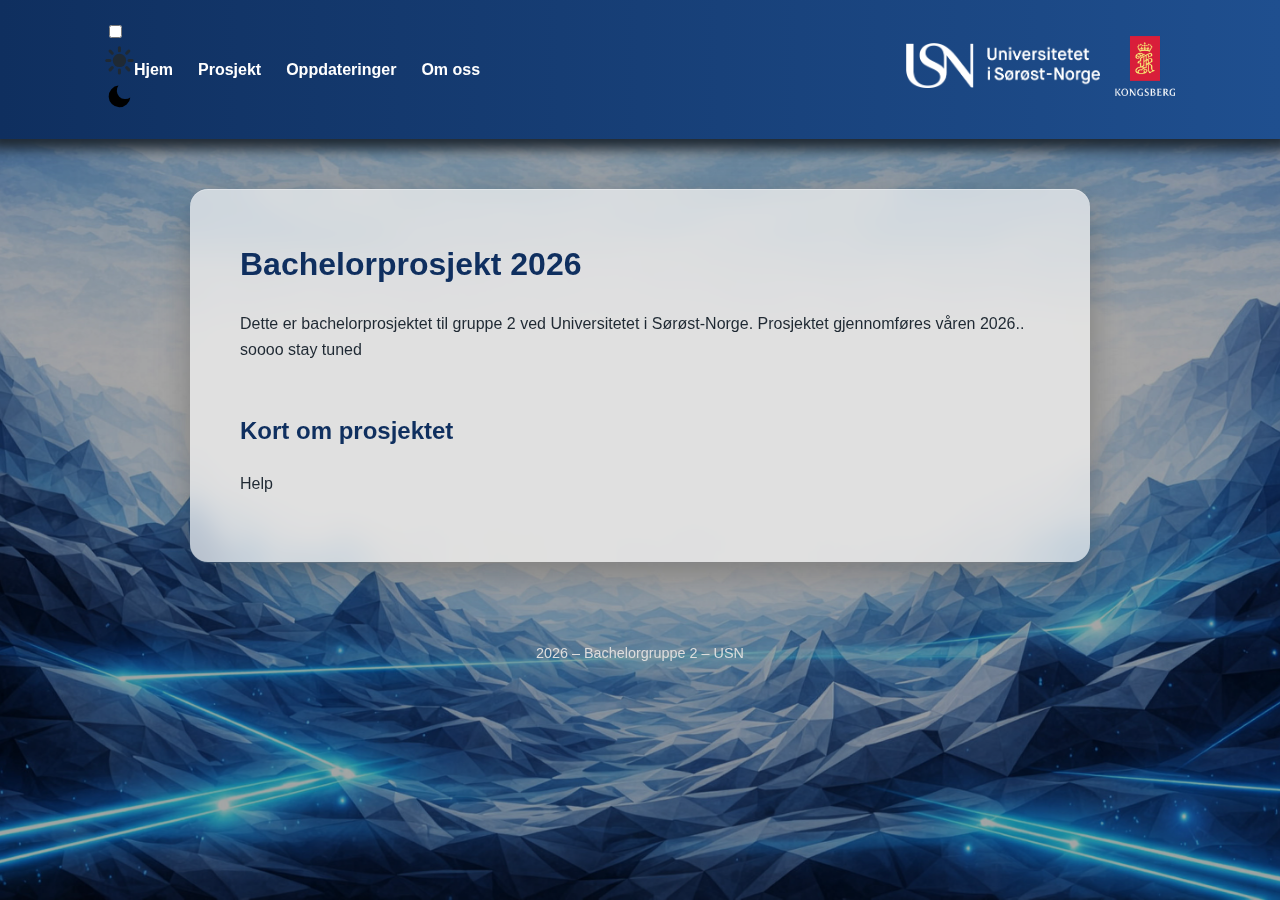
<file: index.html>
<!DOCTYPE html>
<html lang="no">

<head>
    <meta charset="UTF-8">
    <title>Bachelorprosjekt – Gruppe 2</title>
    <script>
        (function () {
            const theme = localStorage.getItem("theme");
            if (theme === "dark") {
                document.documentElement.classList.add("dark");
            }
        })();
    </script>

    <link rel="stylesheet" href="css/style.css">
    <script src="js/theme.js" defer></script>
</head>

<body>
    <header>
        <div class="navbar">
            <div class="nav-left">

                <!-- THEME TOGGLE -->
                <label for="themeToggle" class="theme-toggle">
                    <input type="checkbox" id="themeToggle">
                    <span class="toggle-track">
                        <span class="toggle-thumb">

                            <!-- SUN -->
                            <svg class="thumb-icon sun" viewBox="0 0 24 24" aria-hidden="true">
                                <!-- Sun core -->
                                <circle cx="12" cy="12" r="5.5" fill="currentColor" />

                                <!-- Rays -->
                                <g stroke="currentColor" stroke-width="2.5" stroke-linecap="round">
                                    <line x1="12" y1="1.5" x2="12" y2="4" />
                                    <line x1="12" y1="20" x2="12" y2="22.5" />
                                    <line x1="4.2" y1="4.2" x2="6" y2="6" />
                                    <line x1="18" y1="18" x2="19.8" y2="19.8" />
                                    <line x1="1.5" y1="12" x2="4" y2="12" />
                                    <line x1="20" y1="12" x2="22.5" y2="12" />
                                    <line x1="4.2" y1="19.8" x2="6" y2="18" />
                                    <line x1="18" y1="6" x2="19.8" y2="4.2" />
                                </g>
                            </svg>


                            <!-- MOON -->
                            <svg class="thumb-icon moon" viewBox="0 0 24 24" aria-hidden="true">
                                <path d="M21 12.8A9 9 0 1 1 11.2 3
                                     a7 7 0 0 0 9.8 9.8z" />
                            </svg>

                        </span>
                    </span>
                </label>

                <!-- Navigation -->
                <a href="index.html">Hjem</a>
                <a href="project.html">Prosjekt</a>
                <a href="updates.html">Oppdateringer</a>
                <a href="about.html">Om oss</a>
            </div>

            <!-- RIGHT: logos -->
            <div class="nav-right">
                <a href="https://www.usn.no" target="_blank" rel="noopener">
                    <img src="images/USN-logo_hvit.png" alt="Universitetet i Sørøst-Norge" class="logo usn-logo">
                </a>

                <a href="https://www.kongsberg.com" target="_blank" rel="noopener">
                    <img src="images/kongsberg_logo_white_text.png" alt="Kongsberg Defence & Aerospace"
                        class="logo kda-logo">
                </a>
            </div>

        </div>
    </header>


    <main>
        <h1>Bachelorprosjekt 2026</h1>

        <p>
            Dette er bachelorprosjektet til gruppe 2 ved Universitetet i Sørøst-Norge.
            Prosjektet gjennomføres våren 2026.. soooo stay tuned
        </p>

        <h2>Kort om prosjektet</h2>
        <p>
            Help
        </p>

    </main>

    <footer>
        2026 – Bachelorgruppe 2 – USN
    </footer>

</body>

</html>
</file>
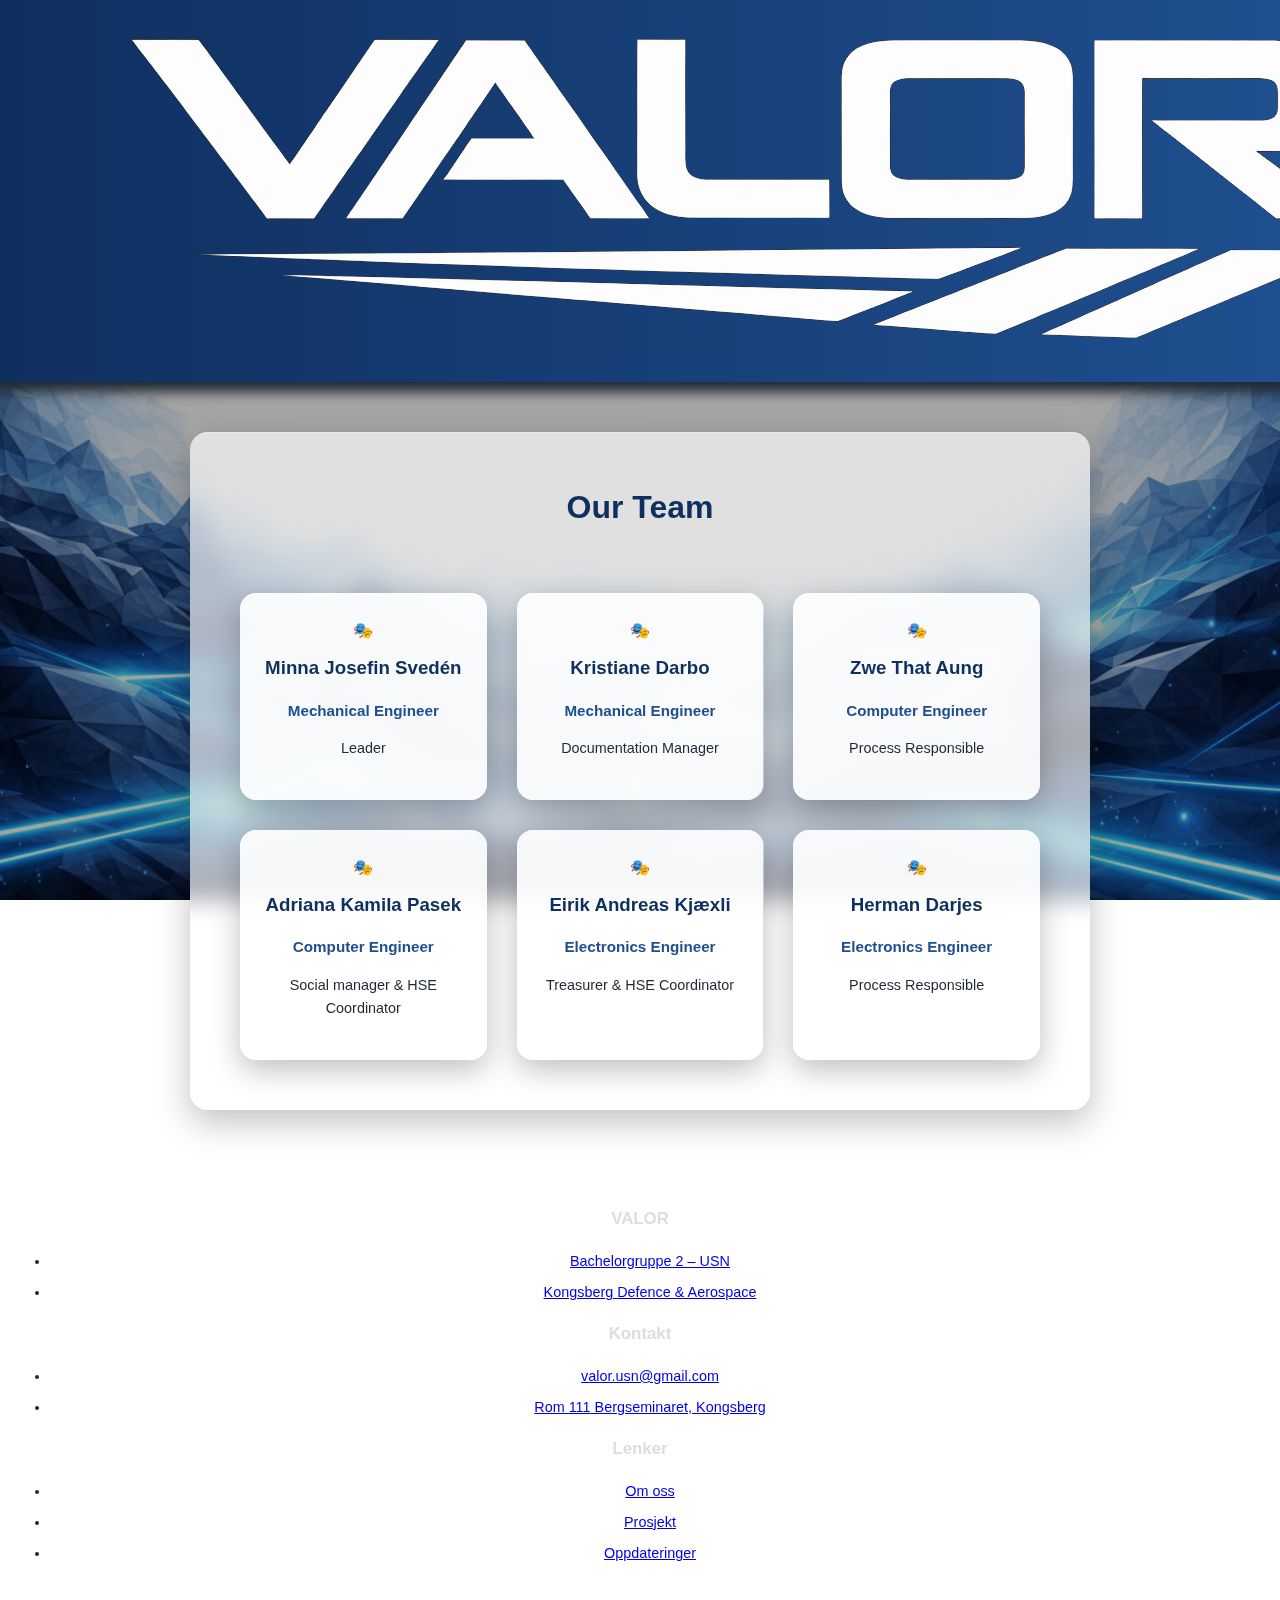
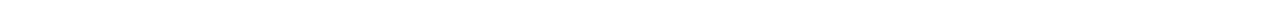
<file: about.html>
<!DOCTYPE html>
<html lang="no">

<head>
    <meta charset="UTF-8">
     <meta name="viewport" content="width=device-width, initial-scale=1.0">

    <title>Om oss – Bachelorgruppe</title>
    <script>
        (function () {
            const theme = localStorage.getItem("theme");
            if (theme === "dark") {
                document.documentElement.classList.add("dark");
            }
        })();
    </script>
    <link rel="stylesheet" href="css/style.css">
    <script src="js/theme.js" defer></script>
</head>


<body>

  <header>

        <div class="navbar">

    <!-- LEFT: VALOR logo -->
    <div class="nav-brand">
        <a href="index.html">
            <img src="images/valor_white.png" alt="VALOR" class="logo valor-logo-main">
        </a>
    </div>

    <!-- CENTER: navigation -->
    <div class="nav-center">
        <!-- Darkmode toggle -->
        <label for="themeToggle" class="theme-toggle">
            <input type="checkbox" id="themeToggle">
            <span class="toggle-track">
                <span class="toggle-thumb">
                    <!-- SUN -->
                            <svg class="thumb-icon sun" viewBox="0 0 24 24" aria-hidden="true">
                                <!-- Sun core -->
                                <circle cx="12" cy="12" r="5.5" fill="currentColor" />

                                <!-- Rays -->
                                <g stroke="currentColor" stroke-width="2.5" stroke-linecap="round">
                                    <line x1="12" y1="1.5" x2="12" y2="4" />
                                    <line x1="12" y1="20" x2="12" y2="22.5" />
                                    <line x1="4.2" y1="4.2" x2="6" y2="6" />
                                    <line x1="18" y1="18" x2="19.8" y2="19.8" />
                                    <line x1="1.5" y1="12" x2="4" y2="12" />
                                    <line x1="20" y1="12" x2="22.5" y2="12" />
                                    <line x1="4.2" y1="19.8" x2="6" y2="18" />
                                    <line x1="18" y1="6" x2="19.8" y2="4.2" />
                                </g>
                            </svg>


                            <!-- MOON -->
                            <svg class="thumb-icon moon" viewBox="0 0 24 24" aria-hidden="true">
                                <path d="M21 12.8A9 9 0 1 1 11.2 3
                                     a7 7 0 0 0 9.8 9.8z" />
                            </svg>
                </span>
            </span>
        </label>

        <a href="index.html">Hjem</a>
        <a href="project.html">Prosjekt</a>
        <a href="updates.html">Oppdateringer</a>
        <a href="about.html">Om oss</a>
    </div>

    <!-- RIGHT: partner logos -->
    <div class="nav-partners">
        <a href="https://www.usn.no" target="_blank" rel="noopener">
            <img src="images/USN-logo_hvit.png" alt="USN" class="logo usn-logo">
        </a>

        <a href="https://www.kongsberg.com" target="_blank" rel="noopener">
            <img src="images/kongsberg_logo_white_text.png" alt="Kongsberg"
                class="logo kda-logo">
        </a>
    </div>

</div>
        
    </header>

 
<main>
    <h1 class="timeline-title">Our Team</h1>

    <section class="team-grid">

        <div class="team-card">
         
         <div class="avatar-placeholder">🎭</div>


            <h3>Minna Josefin Svedén </h3>
            <p class="role">Mechanical Engineer</p>
            <p>Leader</p>
        </div>

        <div class="team-card">
            <div class="avatar-placeholder">🎭</div>

            <h3>Kristiane Darbo</h3>
            <p class="role">Mechanical Engineer</p>
            <p>
                Documentation Manager
            </p>
        </div>

        <div class="team-card">
            <div class="avatar-placeholder">🎭</div>

            <h3>Zwe That Aung</h3>
            <p class="role">Computer Engineer</p>
            <p>
                Process Responsible
            </p>
        </div>


        <div class="team-card">
            <div class="avatar-placeholder">🎭</div>

            <h3>Adriana Kamila Pasek</h3>
            <p class="role">Computer Engineer</p>
            <p>
                Social manager & HSE Coordinator
            </p>
        </div>

        <div class="team-card">
            <div class="avatar-placeholder">🎭</div>

            <h3>Eirik Andreas Kjæxli </h3>
            <p class="role">Electronics Engineer</p>
            <p>
                Treasurer & HSE Coordinator 
            </p>
        </div>

        <div class="team-card">
            <div class="avatar-placeholder">🎭</div>

            <h3>Herman Darjes</h3>
            <p class="role">Electronics Engineer</p>
            <p>
                Process Responsible
            </p>
        </div>

    </section>
</main>


    <footer class="site-footer compact-footer">
        <div class="footer-content">

            <!-- Project / Group -->
            <div class="footer-section footer-brand">
                <h3>VALOR</h3>

                <ul>
                    <li>
                        <a href="about.html">Bachelorgruppe 2 – USN</a>
                    </li>

                    <li>
                        <a href="https://www.kongsberg.com"> Kongsberg Defence & Aerospace</a>
                    </li>
                </ul>
            </div>


            <!-- Kontakt -->
            <div class="footer-section">
                <h3>Kontakt</h3>

                <ul>
                    <li>
                        <a href="mailto:valor.usn@gmail.com">
                            valor.usn@gmail.com
                        </a>
                        </li>

                        <li>
                        <a href="https://shorturl.at/Hnzhl">
                            Rom 111 Bergseminaret, Kongsberg
                        </a>

                    </li>
                </ul>
            </div>


            <!-- Links -->
            <div class="footer-section">
                <h3>Lenker</h3>
                <ul>
                    <li><a href="about.html">Om oss</a></li>
                    <li><a href="project.html">Prosjekt</a></li>
                    <li><a href="updates.html">Oppdateringer</a></li>
                </ul>
            </div>

        </div>
    </footer>

</body>
</html>
</file>
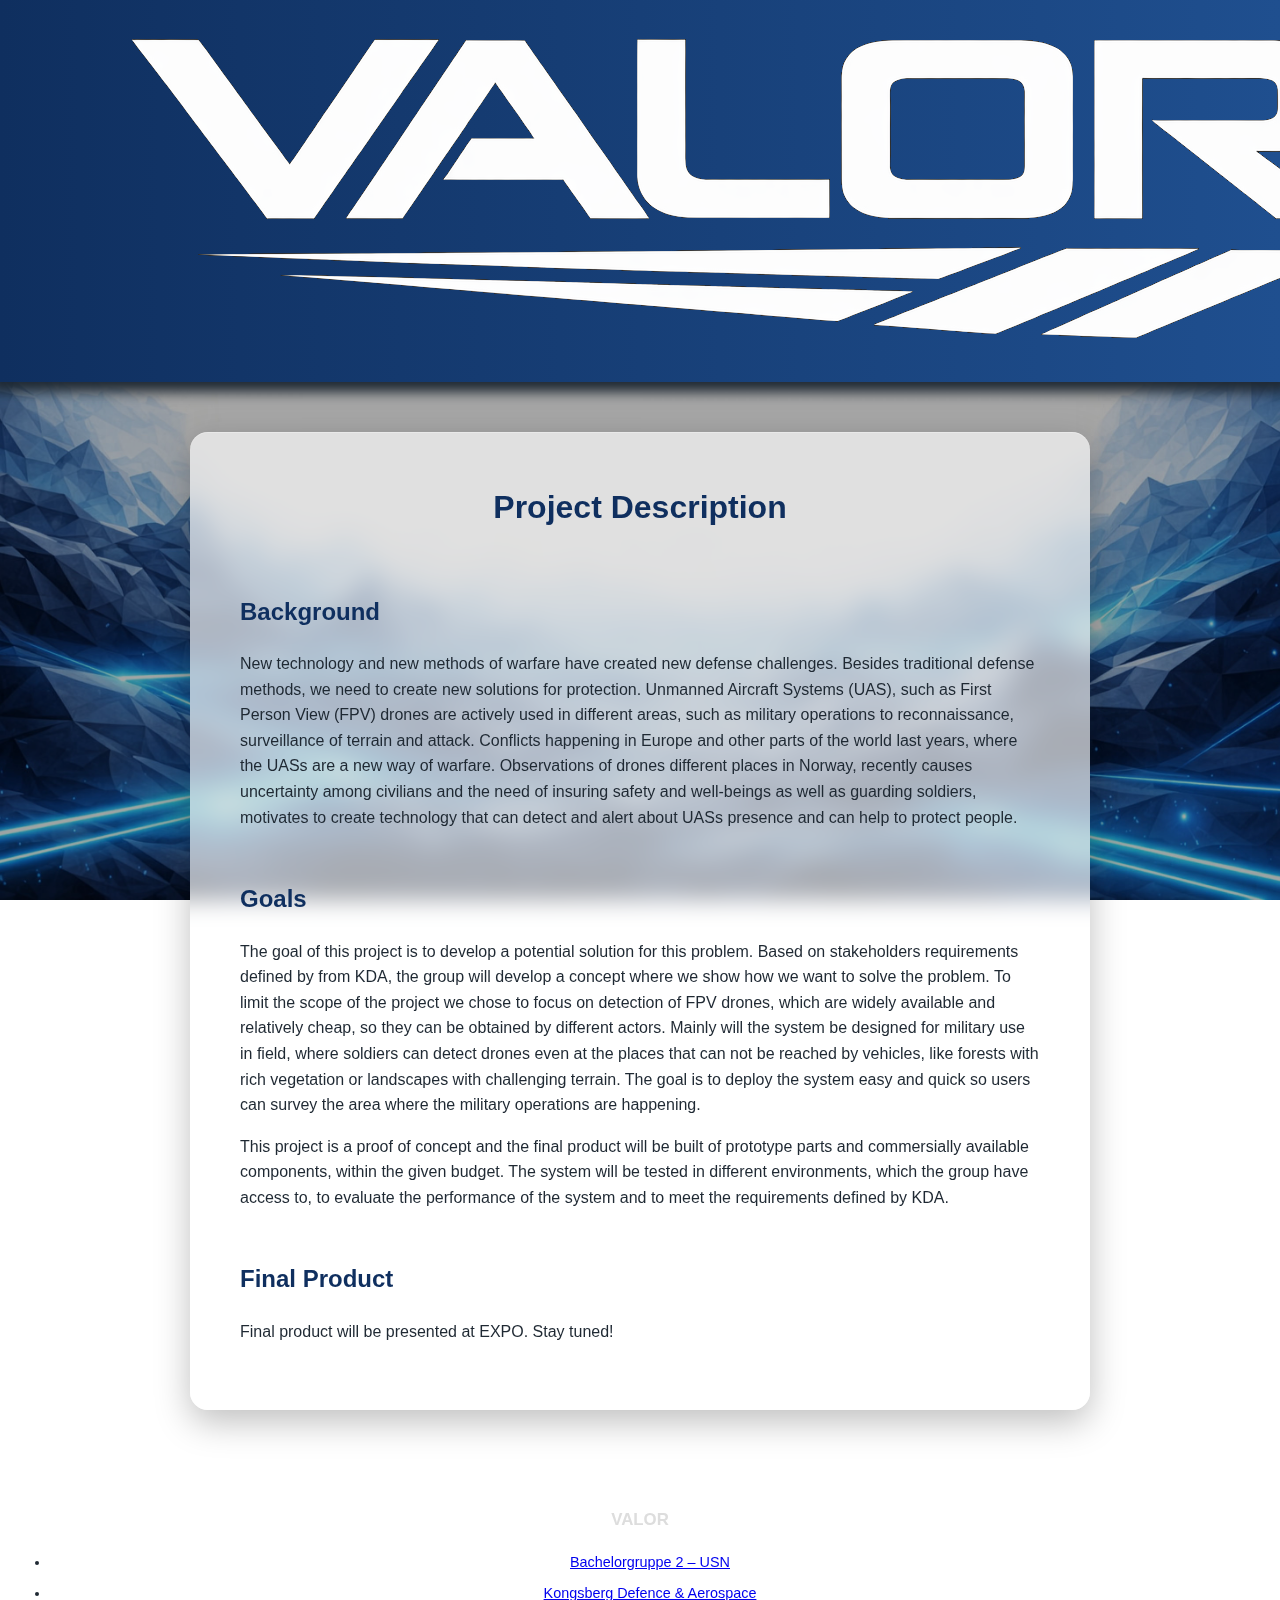
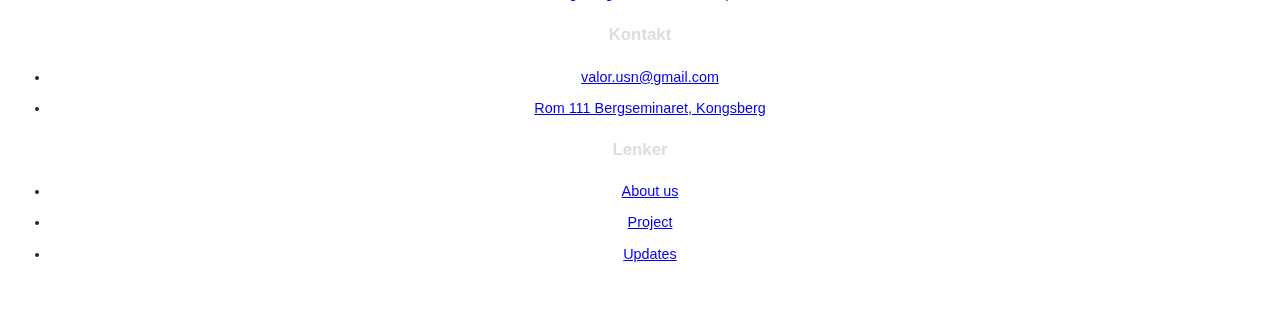
<file: Project.html>
<!DOCTYPE html>
<html lang="no">

<head>
    <meta charset="UTF-8">
     <meta name="viewport" content="width=device-width, initial-scale=1.0">

    <title>Prosjekt – Bachelorgruppe</title>
    <script>
        (function () {
            const theme = localStorage.getItem("theme");
            if (theme === "dark") {
                document.documentElement.classList.add("dark");
            }
        })();
    </script>
    <link rel="stylesheet" href="css/style.css">
    <script src="js/theme.js" defer></script>
</head>
<body>

    

 <header>

        <div class="navbar">

    <!-- LEFT: VALOR logo -->
    <div class="nav-brand">
        <a href="about.html">
            <img src="images/valor_white.png" alt="VALOR" class="logo valor-logo-main">
        </a>
    </div>

    <!-- CENTER: navigation -->
    <div class="nav-center">
        <!-- Darkmode toggle -->
        <label for="themeToggle" class="theme-toggle">
            <input type="checkbox" id="themeToggle">
            <span class="toggle-track">
                <span class="toggle-thumb">
                    <!-- SUN -->
                            <svg class="thumb-icon sun" viewBox="0 0 24 24" aria-hidden="true">
                                <!-- Sun core -->
                                <circle cx="12" cy="12" r="5.5" fill="currentColor" />

                                <!-- Rays -->
                                <g stroke="currentColor" stroke-width="2.5" stroke-linecap="round">
                                    <line x1="12" y1="1.5" x2="12" y2="4" />
                                    <line x1="12" y1="20" x2="12" y2="22.5" />
                                    <line x1="4.2" y1="4.2" x2="6" y2="6" />
                                    <line x1="18" y1="18" x2="19.8" y2="19.8" />
                                    <line x1="1.5" y1="12" x2="4" y2="12" />
                                    <line x1="20" y1="12" x2="22.5" y2="12" />
                                    <line x1="4.2" y1="19.8" x2="6" y2="18" />
                                    <line x1="18" y1="6" x2="19.8" y2="4.2" />
                                </g>
                            </svg>


                            <!-- MOON -->
                            <svg class="thumb-icon moon" viewBox="0 0 24 24" aria-hidden="true">
                                <path d="M21 12.8A9 9 0 1 1 11.2 3
                                     a7 7 0 0 0 9.8 9.8z" />
                            </svg>
                </span>
            </span>
        </label>

        <a href="index.html">Home</a>
        <a href="Project.html">Project</a>
        <a href="Updates.html">Updates</a>
        <a href="about.html">About us</a>
    </div>

    <!-- RIGHT: partner logos -->
    <div class="nav-partners">
        <a href="https://www.usn.no" target="_blank" rel="noopener">
            <img src="images/USN-logo_hvit.png" alt="USN" class="logo usn-logo">
        </a>

        <a href="https://www.kongsberg.com" target="_blank" rel="noopener">
            <img src="images/kongsberg_logo_white_text.png" alt="Kongsberg"
                class="logo kda-logo">
        </a>
    </div>

</div>
        
    </header>

<main>
    <h1 class="timeline-title">Project Description</h1>

    <h2>Background</h2>
    <p>
        New technology and new methods of warfare have created new defense challenges. Besides traditional defense methods, we need to create new solutions for protection. 
        Unmanned Aircraft Systems (UAS), such as First Person View (FPV) drones are actively used in different areas, such as military operations to reconnaissance, 
        surveillance of terrain and attack. Conflicts happening in Europe and other parts of the world last years, 
        where the UASs are a new way of warfare. Observations of drones different places in Norway, 
        recently causes uncertainty among civilians and the need of insuring safety and well-beings as well as guarding soldiers, 
        motivates to create technology that can detect and alert about UASs presence and can help to protect people.
    </p>

    <h2>Goals</h2>
    <p>
        The goal of this project is to develop a potential solution for this problem. 
        Based on stakeholders requirements defined by from KDA, the group will develop a concept where we show how we want to solve the problem. 
        To limit the scope of the project we chose to focus on detection of FPV drones, which are widely available and relatively cheap, so they can be obtained by different actors. 
        Mainly will the system be designed for military use in field, where soldiers can detect drones even at the places that can not be reached by vehicles, 
        like forests with rich vegetation or landscapes with challenging terrain. The goal is to deploy the system easy and quick so users can survey the area where the military operations are happening.
    </p>
    <p>
        This project is a proof of concept and the final product will be built of prototype parts and commersially available components, within the given budget. 
        The system will be tested in different environments, which the group have access to, to evaluate the performance of the system and to 
        meet the requirements defined by KDA. 
    </p>

    <h2>Final Product</h2>
    <p>
        Final product will be presented at EXPO. 
        Stay tuned!
    </p>

</main>


    <footer class="site-footer compact-footer">
        <div class="footer-content">

            <!-- Project / Group -->
            <div class="footer-section footer-brand">
                <h3>VALOR</h3>

                <ul>
                    <li>
                        <a href="about.html">Bachelorgruppe 2 – USN</a>
                    </li>

                    <li>
                        <a href="https://www.kongsberg.com"> Kongsberg Defence & Aerospace</a>
                    </li>
                </ul>
            </div>


            <!-- Kontakt -->
            <div class="footer-section">
                <h3>Kontakt</h3>

                <ul>
                    <li>
                        <a href="mailto:valor.usn@gmail.com">
                            valor.usn@gmail.com
                        </a>
                        </li>

                        <li>
                        <a href="https://shorturl.at/Hnzhl">
                            Rom 111 Bergseminaret, Kongsberg
                        </a>

                    </li>
                </ul>
            </div>


            <!-- Links -->
            <div class="footer-section">
                <h3>Lenker</h3>
                <ul>
                    <li><a href="about.html">About us</a></li>
                    <li><a href="Project.html">Project</a></li>
                    <li><a href="Updates.html">Updates</a></li>
                </ul>
            </div>

        </div>
    </footer>

</body>
</html>
</file>
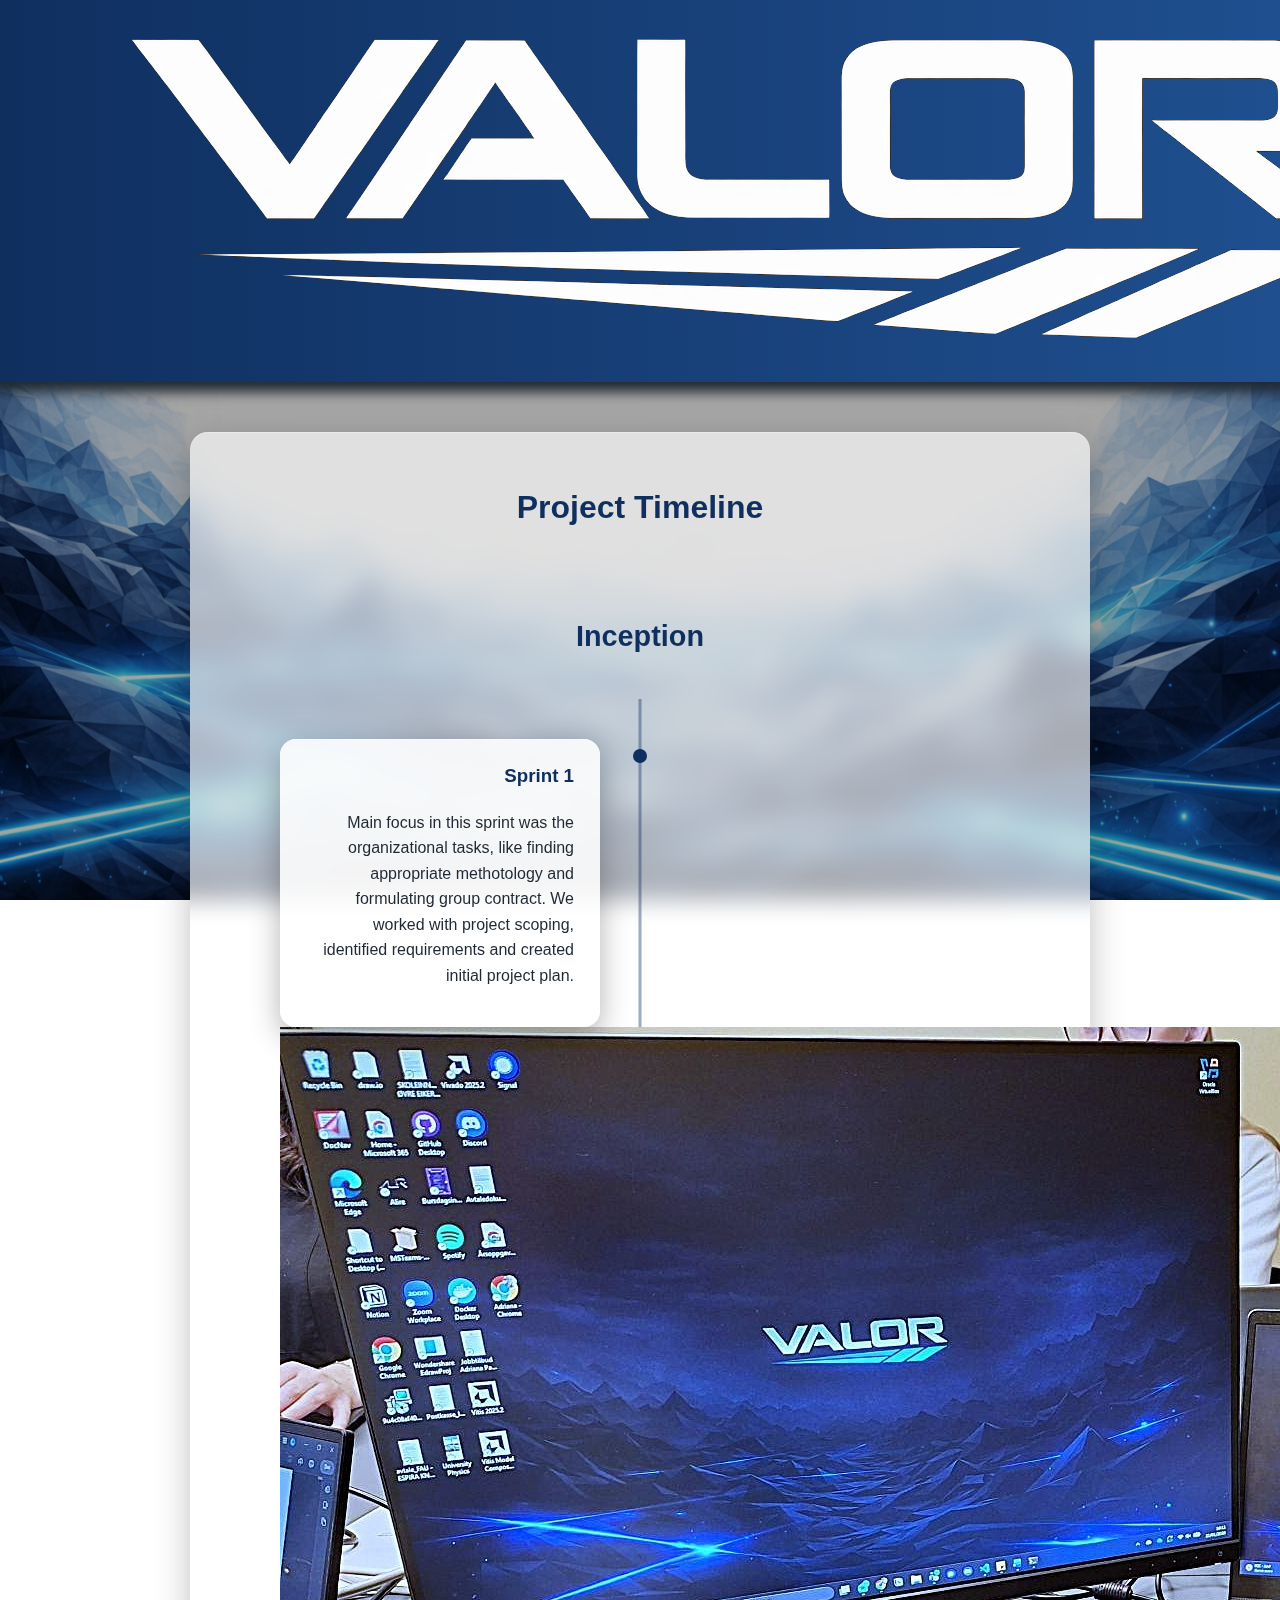
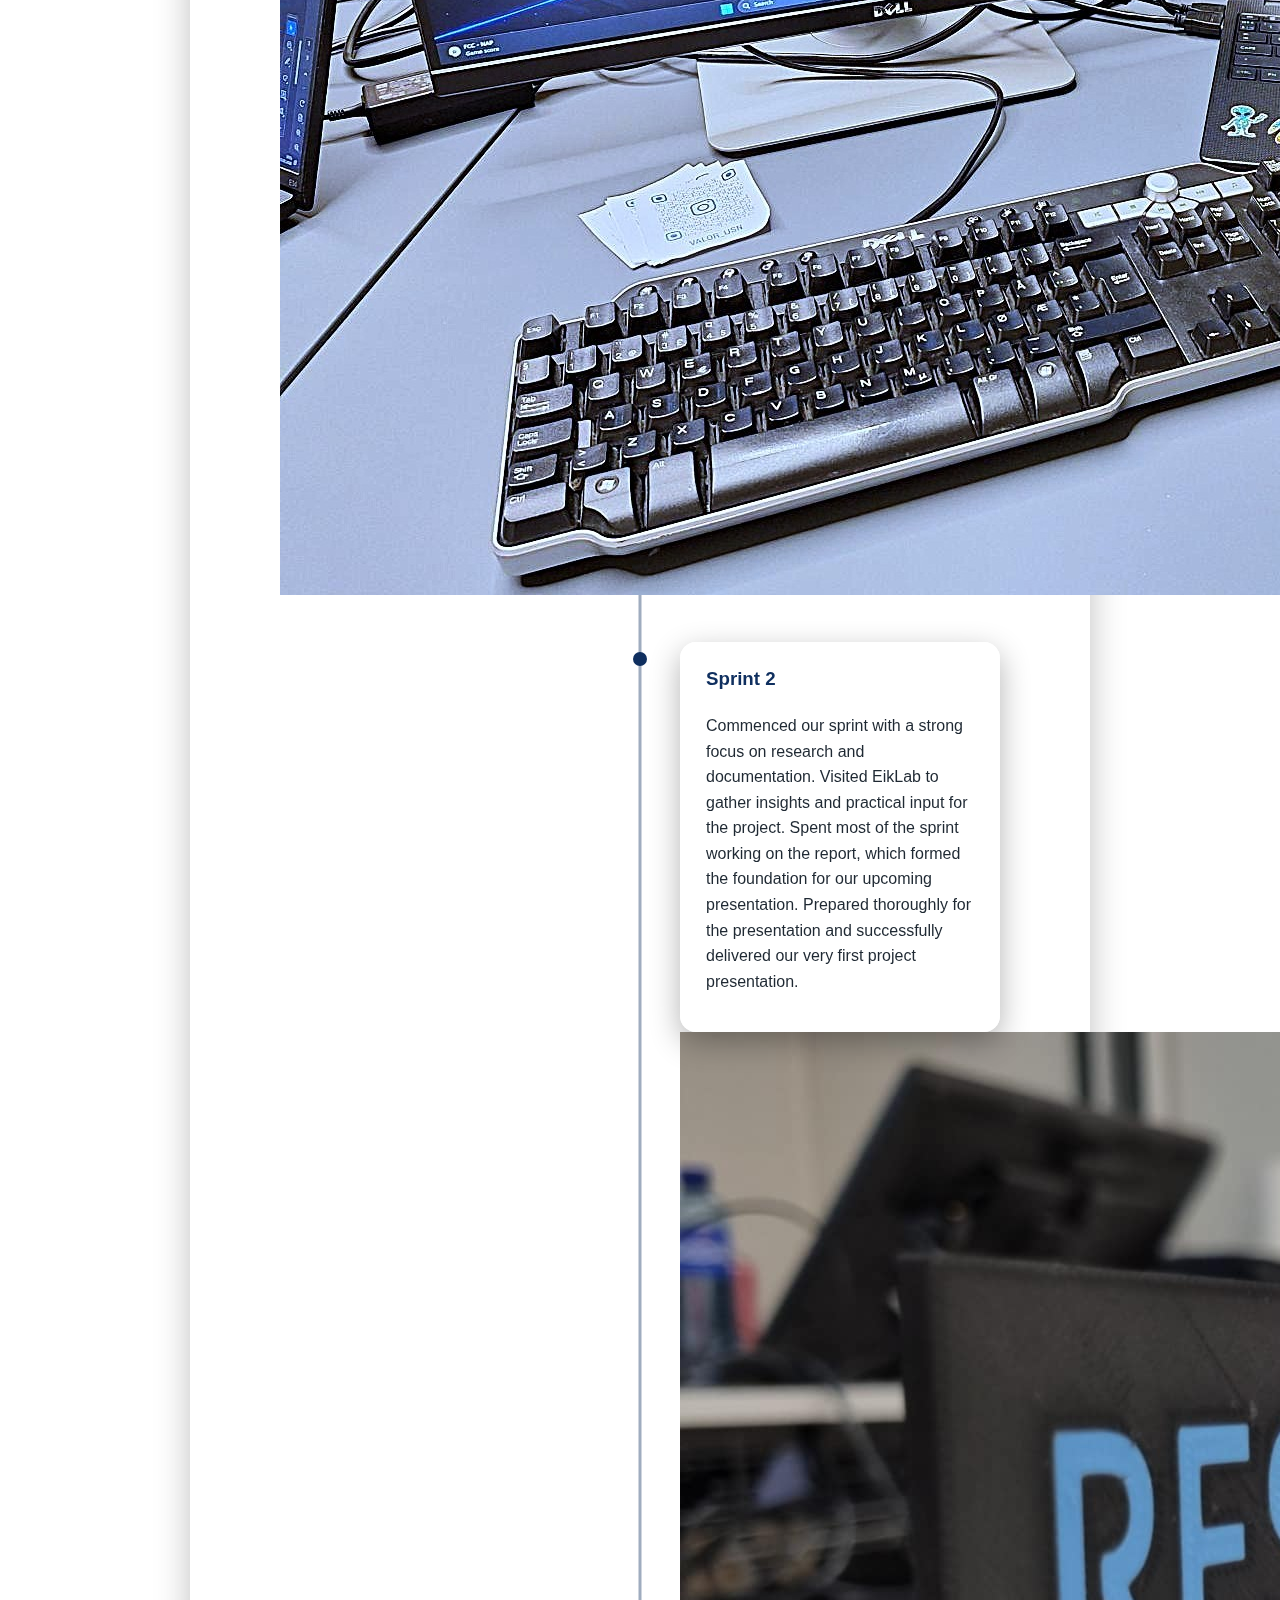
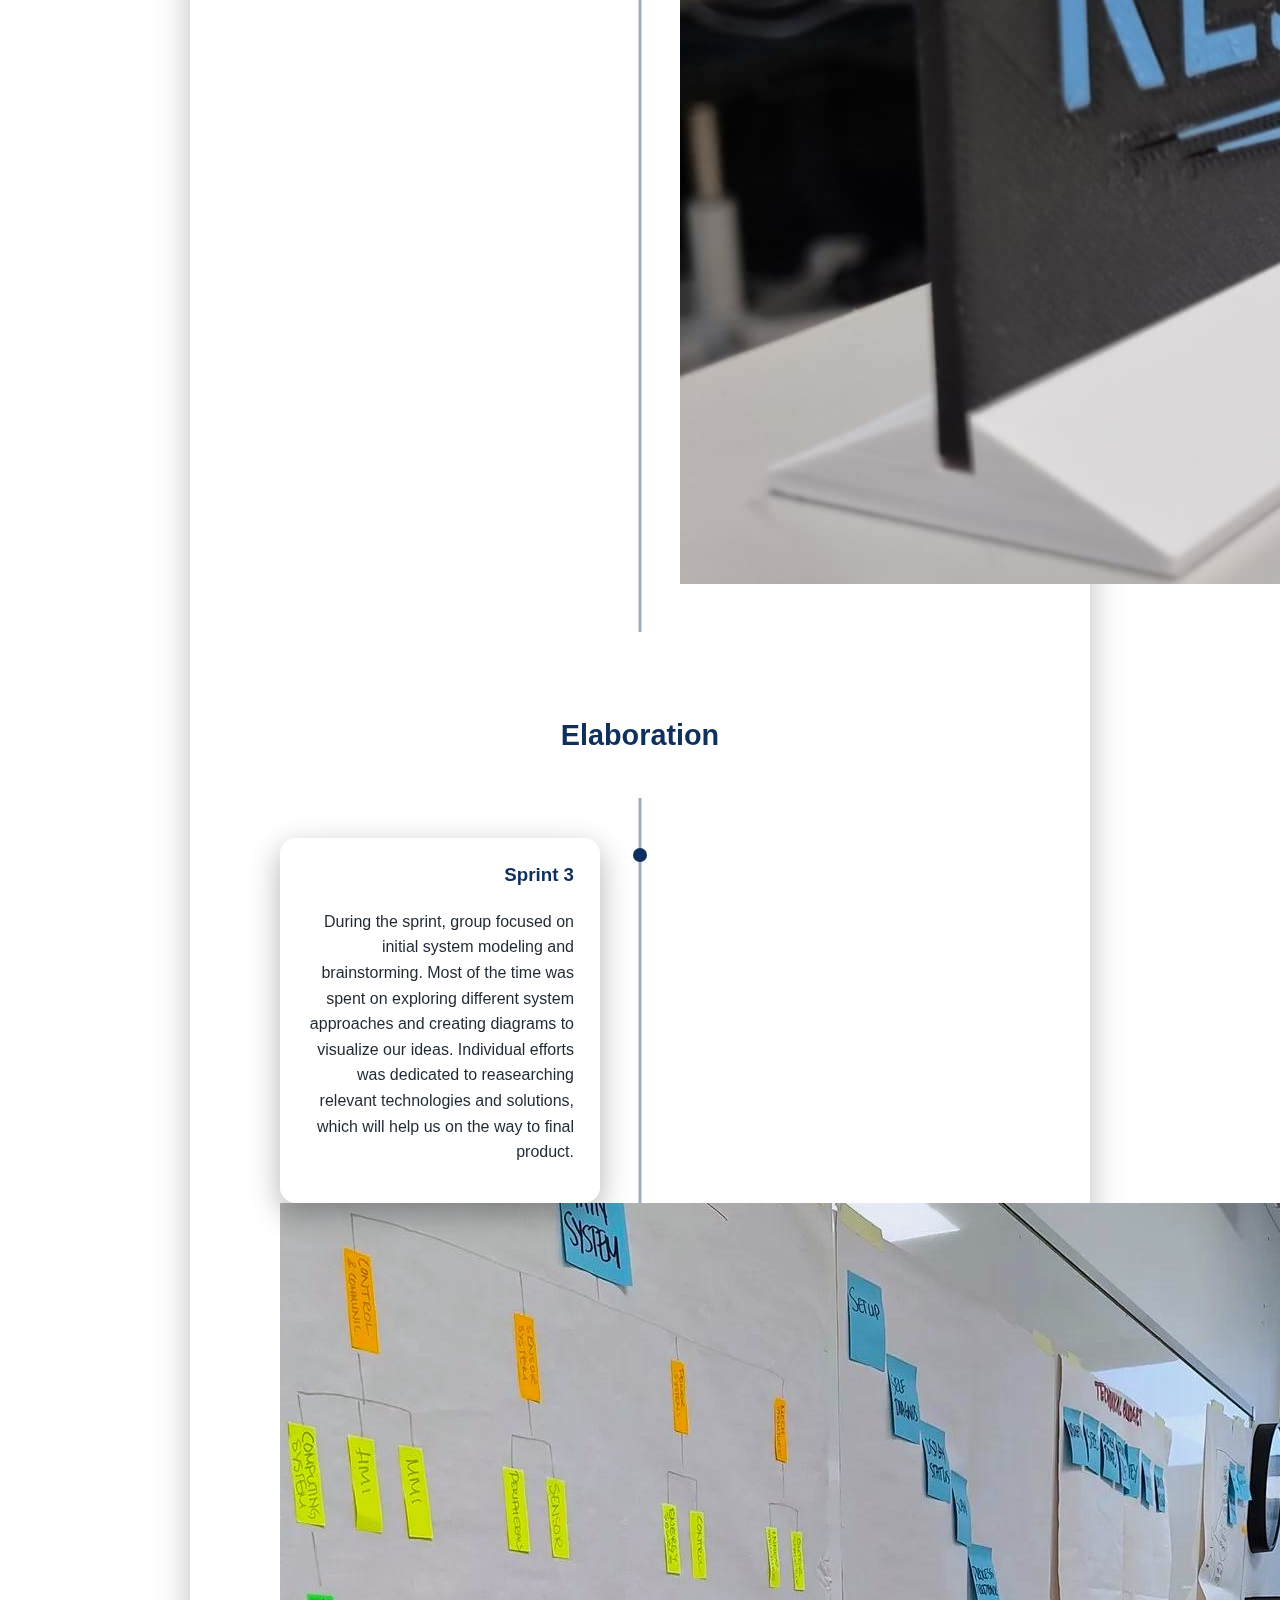
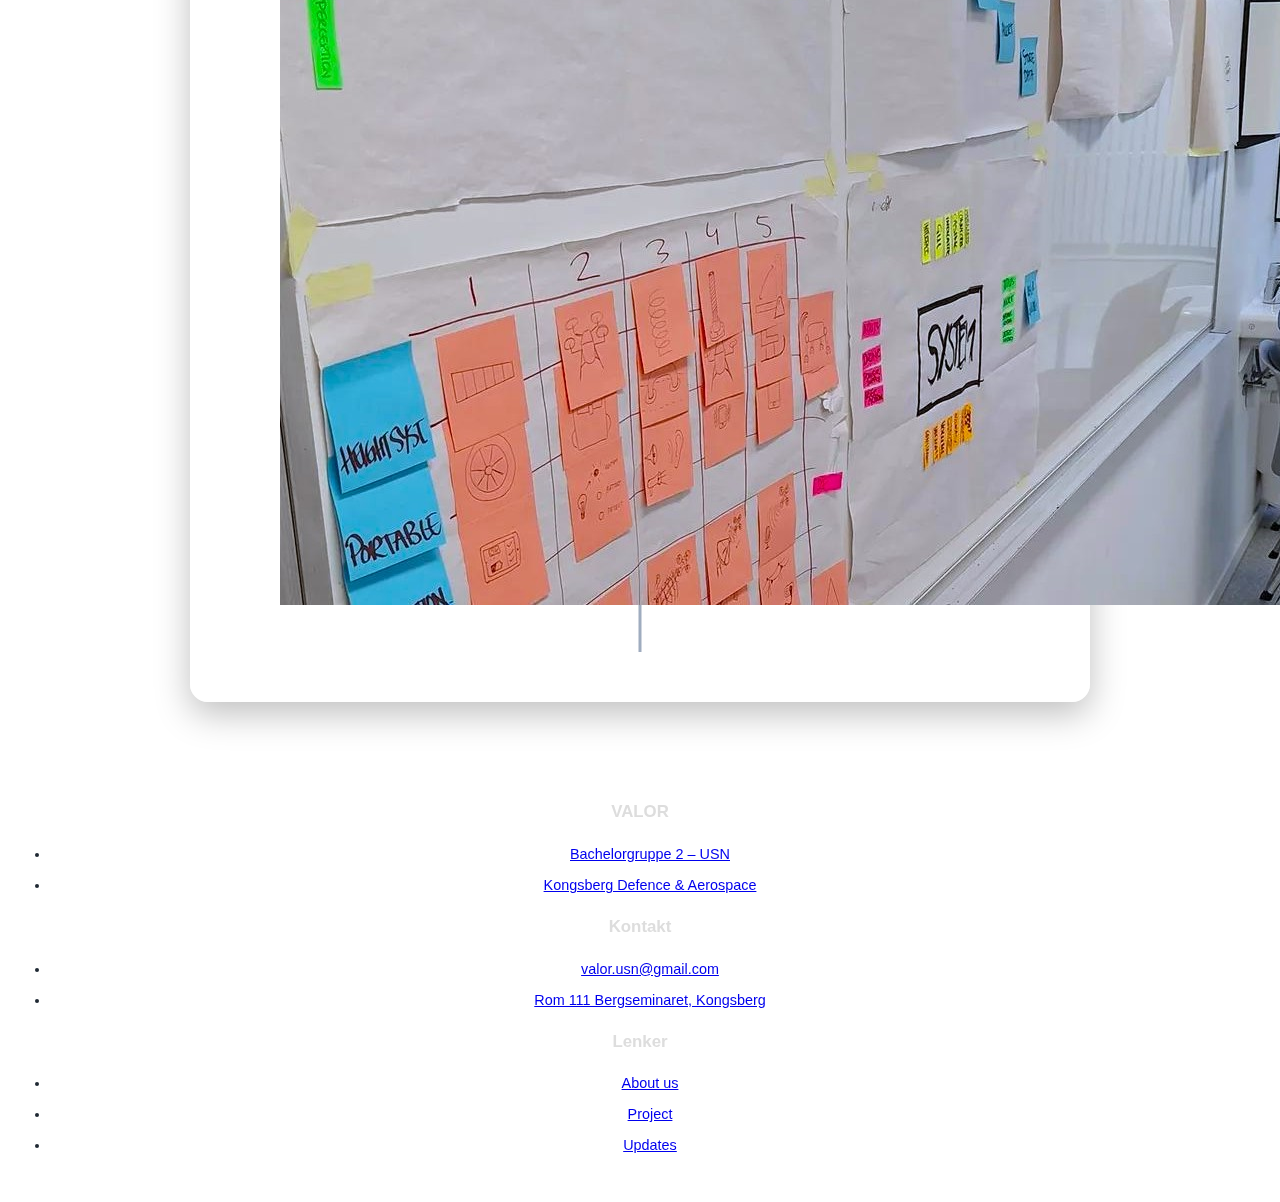
<file: Updates.html>
<!DOCTYPE html>
<html lang="no">

<head>
    <meta charset="UTF-8">
    <meta name="viewport" content="width=device-width, initial-scale=1.0">

    <title>Oppdateringer – Bachelorgruppe</title>
    <script>
        (function () {
            const theme = localStorage.getItem("theme");
            if (theme === "dark") {
                document.documentElement.classList.add("dark");
            }
        })();
    </script>
    <link rel="stylesheet" href="css/style.css">
    <script src="js/theme.js" defer></script>
</head>

<body>

    <header>

        <div class="navbar">

            <!-- LEFT: VALOR logo -->
            <div class="nav-brand">
                <a href="about.html">
                    <img src="images/valor_white.png" alt="VALOR" class="logo valor-logo-main">
                </a>
            </div>

            <!-- CENTER: navigation menu -->
            <div class="nav-center">
                <!-- Darkmode toggle -->
                <label for="themeToggle" class="theme-toggle">
                    <input type="checkbox" id="themeToggle">
                    <span class="toggle-track">
                        <span class="toggle-thumb">
                            <!-- SUN -->
                            <svg class="thumb-icon sun" viewBox="0 0 24 24" aria-hidden="true">
                                <!-- Sun core -->
                                <circle cx="12" cy="12" r="5.5" fill="currentColor" />

                                <!-- Rays -->
                                <g stroke="currentColor" stroke-width="2.5" stroke-linecap="round">
                                    <line x1="12" y1="1.5" x2="12" y2="4" />
                                    <line x1="12" y1="20" x2="12" y2="22.5" />
                                    <line x1="4.2" y1="4.2" x2="6" y2="6" />
                                    <line x1="18" y1="18" x2="19.8" y2="19.8" />
                                    <line x1="1.5" y1="12" x2="4" y2="12" />
                                    <line x1="20" y1="12" x2="22.5" y2="12" />
                                    <line x1="4.2" y1="19.8" x2="6" y2="18" />
                                    <line x1="18" y1="6" x2="19.8" y2="4.2" />
                                </g>
                            </svg>


                            <!-- MOON -->
                            <svg class="thumb-icon moon" viewBox="0 0 24 24" aria-hidden="true">
                                <path d="M21 12.8A9 9 0 1 1 11.2 3
                                     a7 7 0 0 0 9.8 9.8z" />
                            </svg>
                        </span>
                    </span>
                </label>

                <a href="index.html">Home</a>
                <a href="Project.html">Project</a>
                <a href="Updates.html">Updates</a>
                <a href="about.html">About us</a>
            </div>

            <!-- RIGHT: partner logos -->
            <div class="nav-partners">
                <a href="https://www.usn.no" target="_blank" rel="noopener">
                    <img src="images/USN-logo_hvit.png" alt="USN" class="logo usn-logo">
                </a>

                <a href="https://www.kongsberg.com" target="_blank" rel="noopener">
                    <img src="images/kongsberg_logo_white_text.png" alt="Kongsberg" class="logo kda-logo">
                </a>
            </div>

        </div>

    </header>


    <main>
        <h1 class="timeline-title">Project Timeline</h1>

        <!------------ Forberedelser ----------->
    <h2 class="phase-title"> Inception </h2>
    

        <section class="timeline-alt">

            <div class="timeline-row left">
                <div class="content">
                    <h3>Sprint 1</h3>
                    
                    <p>
                        Main focus in this sprint was the organizational tasks,
                        like finding appropriate methotology and formulating group contract.
                        We worked with project scoping, identified requirements and created initial project plan.
                    </p>

                </div>

                <div class="sprint-image-card">
                    <img src="images/kontor_v1.1.jpg" alt="Sprint 1 illustration">
                </div>

            </div>

            <div class="timeline-row right offset-down">
                <div class="content">
                    <h3>Sprint 2</h3>
                    
                    <p>
                       Commenced our sprint with a strong focus on research and documentation. 
                       Visited EikLab to gather insights and practical input for the project. 
                       Spent most of the sprint working on the report, which formed the foundation for our upcoming presentation. 
                       Prepared thoroughly for the presentation and successfully delivered our very first project presentation.
                    </p>
                </div>


                <div class="sprint-image-card">
                    <img src="images/sprint2_bilde.jpeg" alt="Sprint 2 illustration">
                </div>


        </section>

        
    <h2 class="phase-title"> Elaboration </h2>

    <section class="timeline-alt">

                    </div>

                        <div class="timeline-row left">
                <div class="content">
                    <h3>Sprint 3</h3>
                    
                    <p>
                        During the sprint, group focused on initial system modeling and brainstorming.
                        Most of the time was spent on exploring different system approaches and creating diagrams to visualize our ideas.
                        Individual efforts was dedicated to reasearching relevant technologies and solutions, 
                        which will help us on the way to final product.
                    </p>

                </div>

                <div class="sprint-image-card">
                    <img src="images/Sprint3_bilde_v2.jpg" alt="Sprint 3 illustration">
                </div>

            </div>

    </section>

    </main>



    <footer class="site-footer compact-footer">
        <div class="footer-content">

            <!-- Project / Group -->
            <div class="footer-section footer-brand">
                <h3>VALOR</h3>

                <ul>
                    <li>
                        <a href="about.html">Bachelorgruppe 2 – USN</a>
                    </li>

                    <li>
                        <a href="https://www.kongsberg.com"> Kongsberg Defence & Aerospace</a>
                    </li>
                </ul>
            </div>


            <!-- Kontakt -->
            <div class="footer-section">
                <h3>Kontakt</h3>

                <ul>
                    <li>
                        <a href="mailto:valor.usn@gmail.com">
                            valor.usn@gmail.com
                        </a>
                    </li>

                    <li>
                        <a href="https://shorturl.at/Hnzhl">
                            Rom 111 Bergseminaret, Kongsberg
                        </a>

                    </li>
                </ul>
            </div>


            <!-- Links -->
            <div class="footer-section">
                <h3>Lenker</h3>
                <ul>
                    <li><a href="about.html">About us</a></li>
                    <li><a href="Project.html">Project</a></li>
                    <li><a href="Updates.html">Updates</a></li>
                </ul>
            </div>

        </div>
    </footer>

</body>

</html>
</file>
<file: css/style.css>
* {
    box-sizing: border-box;
}

/* -------------  Base ------------------- */
body {
    margin: 0;
    font-family: "Segoe UI", Roboto, Arial, sans-serif;
    color: #1f2933;
    line-height: 1.6;
    /*box-shadow: 0 0 15px rgba(0, 0, 0, 0.2);*/

    background-image: url("../images/Backdrop.jpg");
    background-size: cover;
    background-position: center;
    background-repeat: no-repeat;
    background-attachment: fixed;
}

/* Dark overlay  */
body::before {
    content: "";
    position: fixed;
    inset: 0;
    background: rgba(0, 0, 0, 0.35);
    z-index: -1;
}

/* -------------   Header -----------  */
header {
    background: linear-gradient(90deg, #0f2f5f, #1f4f8f);
    padding: 20px 0;
    box-shadow: 0 0 12px 10px;
}

/* -------------------  Navbar container ------------------- */
.navbar {
    max-width: 1100px;
    margin: auto;
    padding: 0 15px;

    display: flex;
    justify-content: space-between;
    align-items: center;
}

/* --------------- Left side: menu ----------*/
.nav-left {
    display: flex;
    align-items: center;
}

.nav-left a {
    color: white;
    text-decoration: none;
    margin-right: 25px;
    font-weight: 600;
}

.nav-left a:hover {
    text-decoration: underline;
}

/* ------------ Right side: logos ------------------- */
.nav-right {
    display: flex;
    align-items: center;
}

.logo {
    margin-left: 15px;
}

.usn-logo {
    height: 45px;
}

.kda-logo {
    height: 60px;
}

/* --------------- Global card ---------- */
main {
    background: rgba(255, 255, 255, 0.65);
    backdrop-filter: blur(12px);
    -webkit-backdrop-filter: blur(12px);

    max-width: 900px;
    margin: 50px auto;
    padding: 50px;

    border-radius: 18px;

    box-shadow:
        0 12px 35px rgba(0, 0, 0, 0.25),
        inset 0 1px 0 rgba(255, 255, 255, 0.3);
}

/* --------------   Text ------------- */
h1 {
    color: #0f2f5f;  
    margin-top: 0;
}

h2 {
    margin-top: 50px;
    color: #0f2f5f;
}

p,
li {
    color: #1f2933;
}

ul {
    padding-left: 20px;
}

li {
    margin-bottom: 8px;
}

/* ----------------   Footer "bachelor group 2..." ------------ */
footer {
    text-align: center;
    padding: 30px;
    color: #ddd;
    font-size: 0.9rem;
}

/* ------------   About us ---------------- */
.intro {
    max-width: 700px;
    margin-bottom: 40px;
    color: #1f2933;
}

.team-grid {
    display: grid;
    grid-template-columns: repeat(auto-fit, minmax(240px, 1fr));
    gap: 30px;
}

.team-card {
    background: rgba(255, 255, 255, 0.75);
    backdrop-filter: blur(10px);
    -webkit-backdrop-filter: blur(10px);

    border-radius: 16px;
    padding: 25px;
    text-align: center;

    box-shadow:
        0 10px 30px rgba(0, 0, 0, 0.25),
        inset 0 1px 0 rgba(255, 255, 255, 0.25);

    transition: transform 0.2s ease, box-shadow 0.2s ease;
}

.team-card:hover {
    transform: translateY(-4px);
    box-shadow: 0 18px 35px rgba(0, 0, 0, 0.35);
}

.team-card img {
    width: 120px;
    height: 120px;
    object-fit: cover;
    border-radius: 50%;
    margin-bottom: 15px;
}

.team-card h3 {
    margin: 10px 0 5px;
    color: #0f2f5f;
}

.team-card .role {
    font-weight: 600;
    color: #1f4f8f;
    margin-bottom: 10px;
    font-size: 0.95rem;
}

.team-card p {
    font-size: 0.9rem;
    color: #1f2933;
}

/* --------------------   Updates ------------- */
/* Sprintene i hver sin boks */
.timeline-title {
    text-align: center;
    margin-bottom: 60px;
    color: #0f2f5f;
}

.phase-title {
    text-align: center;
    margin: 80px 0 40px;
    font-size: 1.8rem;
    color: #0f2f5f;
}

.timeline-alt {
    position: relative;
    max-width: 900px;
    margin: auto;
    padding: 20px 0;
}

.timeline-alt::before {
    content: "";
    position: absolute;
    top: 0;
    bottom: 0;
    left: 50%;
    width: 3px;
    background-color: rgba(15, 47, 95, 0.4);
    transform: translateX(-50%);
}

.timeline-row {
    position: relative;
    width: 50%;
    padding: 20px 40px;
}

.timeline-row.left {
    left: 0;
    text-align: right;
}

.timeline-row.right {
    left: 50%;
}

.timeline-row::before {
    content: "";
    position: absolute;
    top: 30px;
    width: 14px;
    height: 14px;
    background-color: #0f2f5f;
    border-radius: 50%;
    z-index: 2;
}

.timeline-row.left::before {
    right: -7px;
}

.timeline-row.right::before {
    left: -7px;
}

/* ------------- Timeline content------------ */
.timeline-row .content {
    background: rgba(255, 255, 255, 0.65);
    backdrop-filter: blur(12px);
    -webkit-backdrop-filter: blur(12px);

    padding: 22px 26px;
    border-radius: 16px;

    box-shadow:
        0 10px 30px rgba(0, 0, 0, 0.3),
        inset 0 1px 0 rgba(255, 255, 255, 0.25);
}

.timeline-row .content h3 {
    margin-top: 0;
    color: #0f2f5f;
}

.timeline-row .date {
    display: block;
    font-size: 0.85rem;
    font-weight: 600;
    margin-bottom: 10px;
    color: #1f4f8f;
}

/* -------------  Footer -------------- */

.footer-three-container {
    background: linear-gradient(90deg, #0f2f5f, #1f4f8f);
    padding: 20px 0;
    box-shadow: 0 15px 35 rgba(0, 0, 0, 0.35); /*Shadow color!*/
    width: 100%;
    display: flex;
    justify-content: space-around;
}

.footer-three-container .footer-left {
    background: rgba(255, 255, 255, 0.65);
    backdrop-filter: blur(12px);
    -webkit-backdrop-filter: blur(12px);
    padding: 22px 26px;
    border-radius: 50px;
    width: 400px;
    height: 200px;
    box-shadow:
        0 10px 30px rgba(0, 0, 0, 0.3),
        inset 0 1px 0 rgba(255, 255, 255, 0.25);
    margin: 0;
    font-size: 16px;
    text-align: center;
}

.footer-three-container .footer-center {
    background: rgba(255, 255, 255, 0.65);
    backdrop-filter: blur(12px);
    -webkit-backdrop-filter: blur(12px);
    padding: 22px 26px;
    border-radius: 50px;
    width: 400px;
    height: 200px;
    box-shadow:
        0 10px 30px rgba(0, 0, 0, 0.3),
        inset 0 1px 0 rgba(255, 255, 255, 0.25);
    font-size: 16px
    text-align: center;
 }

.footer-three-container .footer-right {
    background: rgba(255, 255, 255, 0.65);
    backdrop-filter: blur(12px);
    -webkit-backdrop-filter: blur(12px);
    padding: 22px 26px;
    border-radius: 50px;
    width: 400px;
    height: 200px;
    box-shadow:
        0 10px 30px rgba(0, 0, 0, 0.3),
        inset 0 1px 0 rgba(255, 255, 255, 0.25);
    margin: 0;
    font-size: 16px;
    text-align: center;
 }

/* -------------  Media Queries -------------- */
</file>
